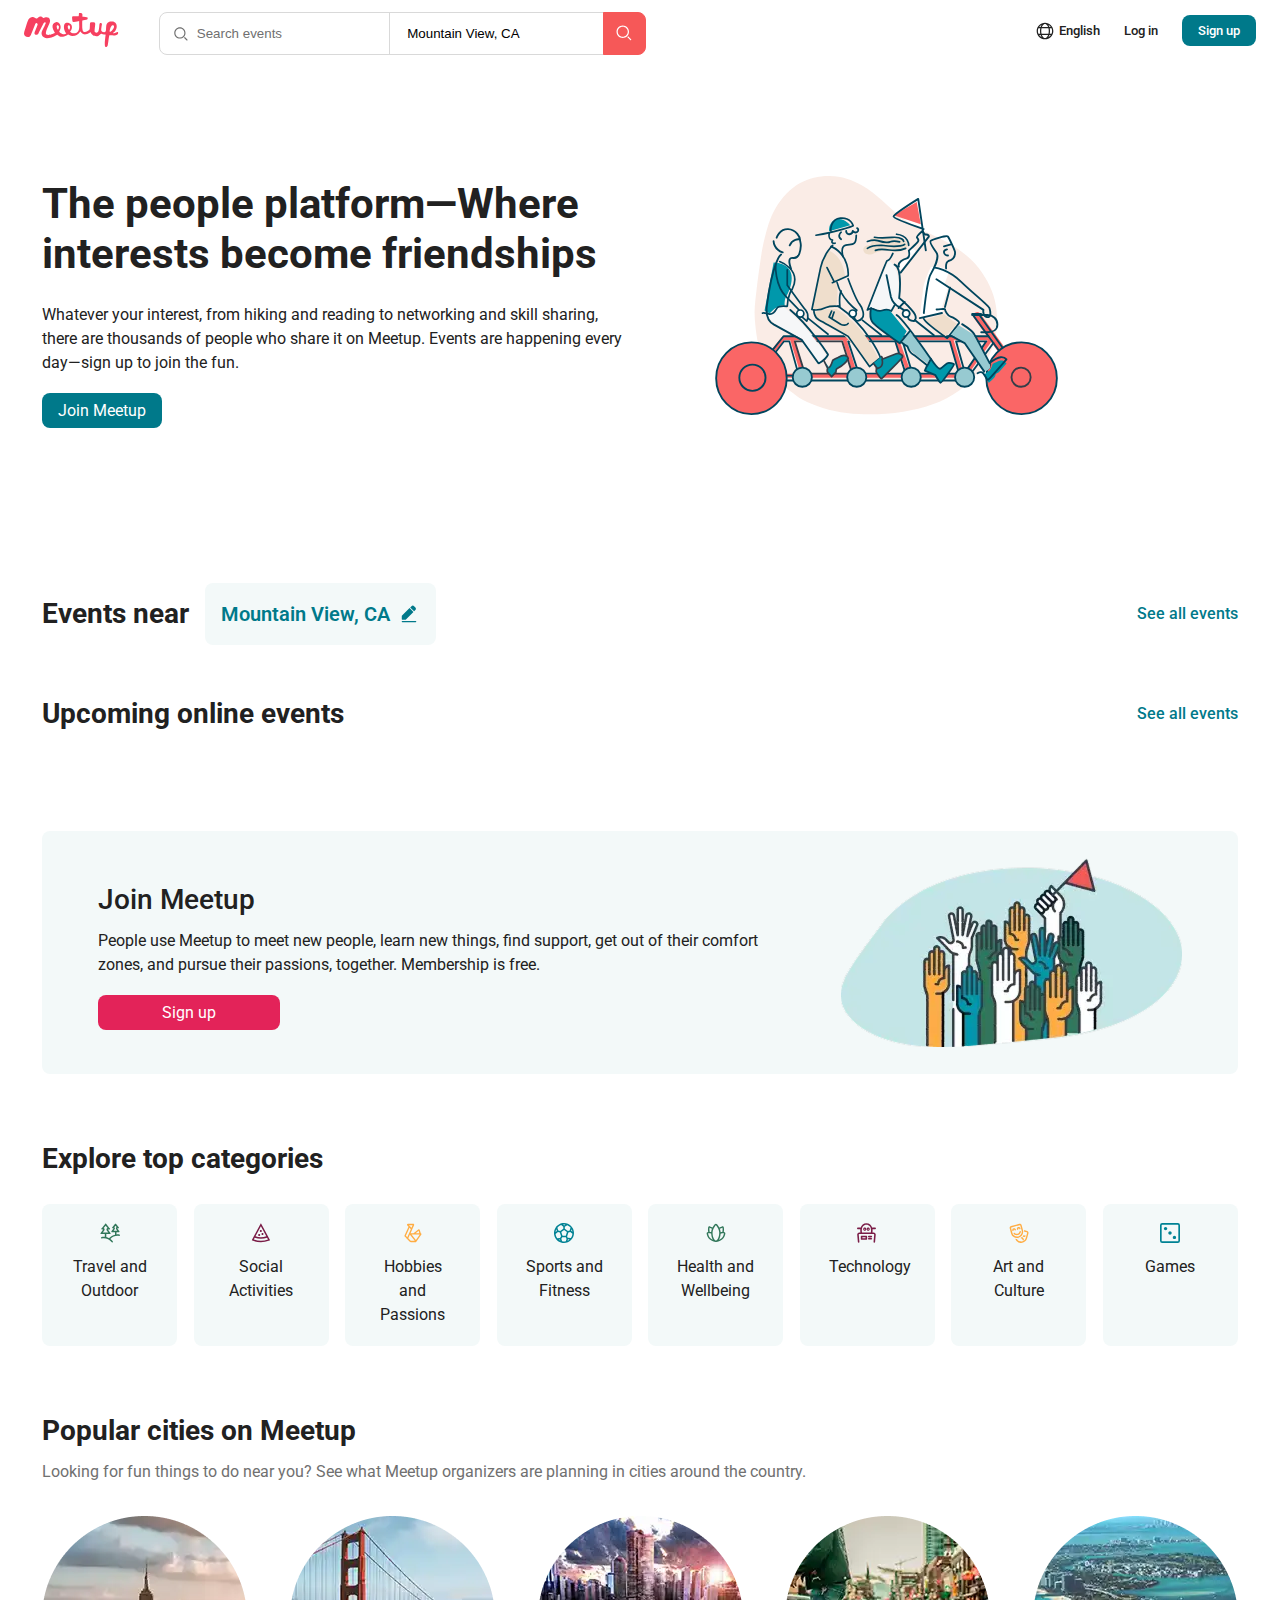
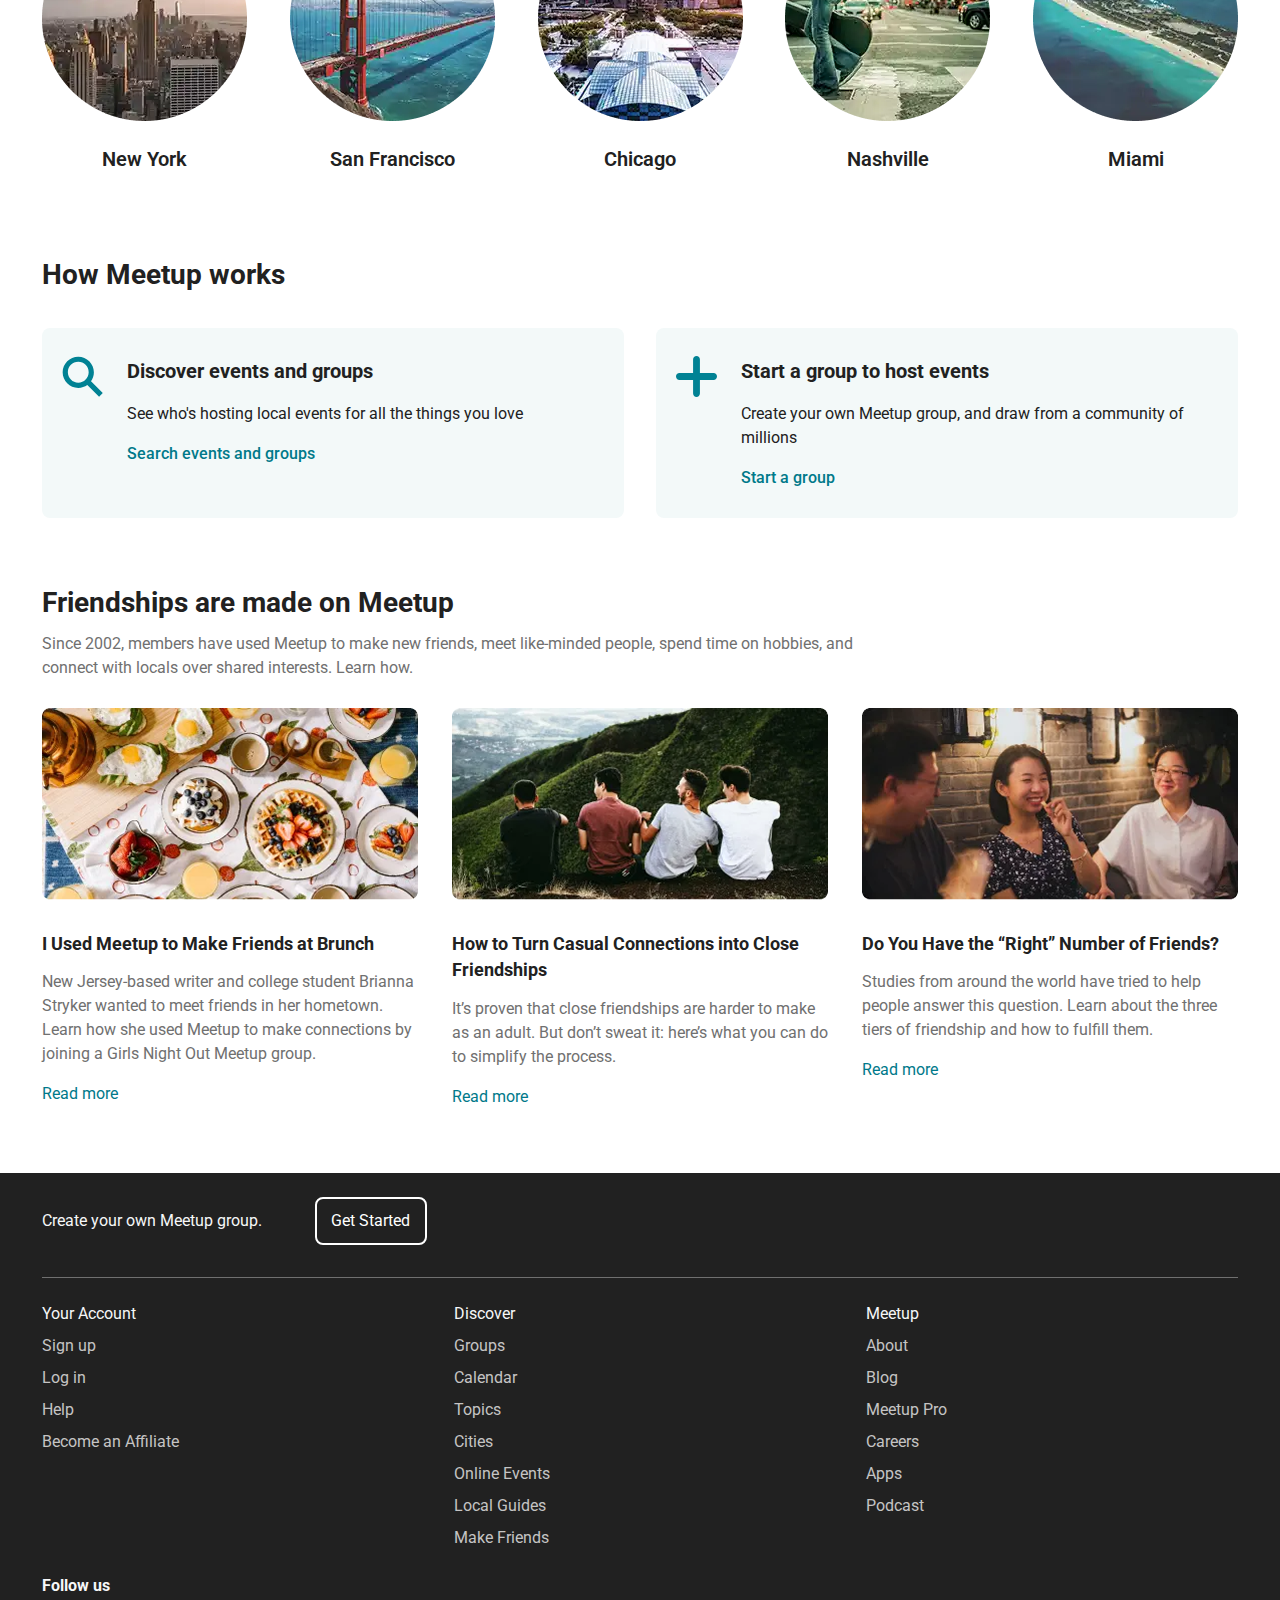
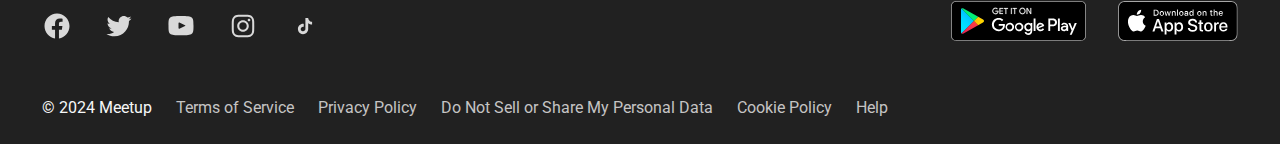
<file: index.html>
<!DOCTYPE html>
<html lang="en">
  <head>
    <meta charset="UTF-8" />
    <meta name="viewport" content="width=device-width, initial-scale=1.0" />
    <title>Document</title>
    <link rel="stylesheet" href="/styles/style.css" />
    <link rel="preconnect" href="https://fonts.googleapis.com" />
    <link rel="preconnect" href="https://fonts.gstatic.com" crossorigin />
    <link
      href="https://fonts.googleapis.com/css2?family=Roboto:ital,wght@0,100..900;1,100..900&display=swap"
      rel="stylesheet"
    />
  </head>
  <body>
    <div class="app">
      <!-- NAV MENU -->
      <nav class="nav-menu">
        <div class="nav-menu__inner">
          <div class="nav-menu-inner__left">
            <div class="nav-menu-inner-left__logo">
              <a href="/" class="nav-logo">
                <img src="/images/Meetup_logo.svg" alt="Meetup logo" />
              </a>
            </div>
            <div class="nav-menu__search desktop-form-search">
              <form class="form-menu-search">
                <input
                  type="search"
                  class="search-input"
                  name="search"
                  placeholder="Search events"
                />
                <input
                  type="text"
                  class="search-city-input"
                  name="city search"
                  value="Mountain View, CA"
                />
                <input type="submit" class="search-button" name="search button" value="" />
              </form>
            </div>
          </div>
          <div class="nav-menu-inner__right">
            <div class="nav-menu-inner-right__language">
              <div class="language-icon">
                <img
                  src="/images/icons/globus.svg"
                  alt="Language icon"
                  class="language-icon__img"
                />
              </div>
              <div class="language-title">English</div>
            </div>
            <div class="nav-menu-inner-right__signin">
              <a href="#" class="sigin-button">Log in</a>
            </div>
            <div class="nav-menu-inner-right__signup">
              <a href="#" class="sigup-button">Sign up</a>
            </div>
          </div>
        </div>
        <div class="nav-menu__search mobile-form-search">
          <form class="form-menu-search">
            <input type="text" class="search-input" placeholder="Search events" />
            <input type="submit" class="search-button" value="" />
          </form>
        </div>
      </nav>

      <!-- HERO SECTION -->
      <main class="content">
        <section class="hero">
          <div class="container">
            <div class="hero-inner">
              <div class="hero-inner__info">
                <h1 class="hero-inner-info__title">
                  The people platform—Where interests become friendships
                </h1>
                <p class="hero-inner-info__description">
                  Whatever your interest, from hiking and reading to networking and skill sharing,
                  there are thousands of people who share it on Meetup. Events are happening every
                  day—sign up to join the fun.
                </p>
                <a href="/pages/events.html" class="hero-inner-info__link desktop-hero-info-link"
                  >Join Meetup</a
                >
              </div>
              <div class="hero_info__wrapper">
                <div class="hero-inner__item">
                  <img src="/images/hero_img.svg" alt="Hero image" class="hero-inner-item__img" />
                </div>
                <div class="hero-info-link mobile-hero-info-link">
                  <a href="/pages/events.html" class="hero-inner-info__link">Join Meetup</a>
                </div>
              </div>
            </div>
          </div>
        </section>

        <!-- EVENTS SECTION -->
        <section class="events">
          <div class="container">
            <div class="events-inner-near">
              <div class="events-inner__header">
                <div class="events-inner-header__left">
                  <h2 class="events-inner-header__left-title">Events near</h2>
                  <a href="/pages/events.html" class="search_link">
                    <span class="city-search__link">Mountain View, CA</span>
                    <img src="/images/icons/edit.svg" alt="Edit icon" class="city-search__img" />
                  </a>
                </div>
                <div class="events-inner-header__right">
                  <a href="#" class="see-events__link mobile__see-events__link">See all events</a>
                </div>
              </div>

              <div class="event-card__wrapper">
                <!-- <div class="event-card">
                  <div class="event-card__cover">
                    <a href="#">
                      <img src="/images/event_cover.jpg" alt="" class="event-card__cover__img" />
                    </a>
                  </div>
                  <div class="event-card__info">
                    <div class="event-card__info-wrapper">
                      <a href="#" class="event-card__info__title">
                        Day Trading Idea and Strategy
                      </a>
                    </div>
                    <div class="event-card__info__category">Business (5 km)</div>
                    <div class="event-card__info__description">
                      <div class="event-card-info-description__date">
                        <img
                          src="/images/icons/date.svg"
                          alt="Date icon"
                          class="event-card-info-description__date__img"
                        />
                        <span>Mon, Mar 18 · 7:00 PM PDT</span>
                      </div>
                      <div class="event-card-info-description__bottom">
                        <div class="event-card-info-description__guests">
                          <img src="/images/icons/check.svg" alt="" />
                          <span>1 going</span>
                        </div>
                        <div class="event-card-info-description__price">
                          <img src="/images/icons/ticket.svg" alt="" />
                          <span>Free</span>
                        </div>
                      </div>
                    </div>
                  </div>
                </div> -->
              </div>

              <div class="events-inner-upcoming">
                <div class="events-inner__header">
                  <h2 class="events-inner-header__left-title">Upcoming online events</h2>
                  <div class="events-inner-header__right">
                    <a href="#" class="see-events__link mobile__see-events__link">See all events</a>
                  </div>
                </div>

                <div class="event-card__wrapper">
                  <!-- <div class="event-card">
                    <div class="event-card__cover">
                      <a href="#">
                        <img src="/images/event_cover.jpg" alt="" class="event-card__cover__img" />
                      </a>
                    </div>
                    <div class="event-card__info">
                      <div class="event-card__info-wrapper">
                        <a href="#" class="event-card__info__title">
                          Day Trading Idea and Strategy
                        </a>
                      </div>
                      <div class="event-card__info__category">Business (5 km)</div>
                      <div class="event-card__info__description">
                        <div class="event-card-info-description__date">
                          <img
                            src="/images/icons/date.svg"
                            alt="Date icon"
                            class="event-card-info-description__date__img"
                          />
                          <span>Mon, Mar 18 · 7:00 PM PDT</span>
                        </div>
                        <div class="event-card-info-description__bottom">
                          <div class="event-card-info-description__guests">
                            <img src="/images/icons/check.svg" alt="" />
                            <span>1 going</span>
                          </div>
                          <div class="event-card-info-description__price">
                            <img src="/images/icons/ticket.svg" alt="" />
                            <span>Free</span>
                          </div>
                        </div>
                      </div>
                    </div>
                  </div> -->
                </div>
              </div>
            </div>
          </div>
        </section>

        <!-- C2A SECTION -->
        <section class="join-meetup">
          <div class="container">
            <div class="join-meetup__inner">
              <div class="join-meetup__inner-info">
                <h2 class="join-meetup__inner-info-title">Join Meetup</h2>
                <div class="meetup-img__wrapper">
                  <div class="join-meetup__inner-img mobile-join-meetup__inner-img">
                    <img src="/images/join-meetup.png" alt="Meet up image" />
                  </div>
                </div>
                <p class="join-meetup__inner-info-description">
                  People use Meetup to meet new people, learn new things, find support, get out of
                  their comfort zones, and pursue their passions, together. Membership is free.
                </p>
                <div class="join-meetup__btn">
                  <a href="#" class="join-meetup__inner-info-link"> Sign up </a>
                </div>
              </div>
              <div class="join-meetup__inner-img descktop-join-meetup__inner-img">
                <img src="/images/join-meetup.png" alt="Meet up image" />
              </div>
            </div>
          </div>
        </section>

        <!-- CATEGORIES SECTION -->
        <section class="categories">
          <div class="container">
            <h2 class="categories-title">Explore top categories</h2>
            <div class="categories__inner">
              <div class="categories__inner-item">
                <div class="categories__inner-item-img">
                  <img src="/images/icons/travel.svg" alt="Travel and Outdoor icon" />
                </div>
                <div class="categories__inner-item-title">Travel and Outdoor</div>
              </div>

              <div class="categories__inner-item">
                <div class="categories__inner-item-img">
                  <img src="/images/icons/social.svg" alt="Social Activities icon" />
                </div>
                <div class="categories__inner-item-title">Social Activities</div>
              </div>

              <div class="categories__inner-item">
                <div class="categories__inner-item-img">
                  <img src="/images/icons/hobbies.svg" alt="Hobbies and Passions icon" />
                </div>
                <div class="categories__inner-item-title">Hobbies and Passions</div>
              </div>

              <div class="categories__inner-item">
                <div class="categories__inner-item-img">
                  <img src="/images/icons/sports.svg" alt="Sports and Fitness icon" />
                </div>
                <div class="categories__inner-item-title">Sports and Fitness</div>
              </div>

              <div class="categories__inner-item">
                <div class="categories__inner-item-img">
                  <img src="/images/icons/health.svg" alt="Health and Wellbeing icon" />
                </div>
                <div class="categories__inner-item-title">Health and Wellbeing</div>
              </div>

              <div class="categories__inner-item">
                <div class="categories__inner-item-img">
                  <img src="/images/icons/technology.svg" alt="Technology icon" />
                </div>
                <div class="categories__inner-item-title">Technology</div>
              </div>

              <div class="categories__inner-item">
                <div class="categories__inner-item-img">
                  <img src="/images/icons/art.svg" alt="Art and Culture icon" />
                </div>
                <div class="categories__inner-item-title">Art and Culture</div>
              </div>

              <div class="categories__inner-item">
                <div class="categories__inner-item-img">
                  <img src="/images/icons/games.svg" alt="Games icon" />
                </div>
                <div class="categories__inner-item-title">Games</div>
              </div>
            </div>
          </div>
        </section>

        <!-- CITIES SECTION -->
        <section class="cities">
          <div class="container">
            <div class="cities-header">
              <h2 class="cities-title">Popular cities on Meetup</h2>
              <p class="cities-description">
                Looking for fun things to do near you? See what Meetup organizers are planning in
                cities around the country.
              </p>
            </div>
            <div class="cities__inner">
              <a href="#" class="cities-item">
                <div class="cities-item__img">
                  <img src="/images/new_york.png" alt="" />
                </div>
                <div class="cities-item__title">New York</div>
              </a>

              <a href="#" class="cities-item">
                <div class="cities-item__img">
                  <img src="/images/san-francisco.png" alt="" />
                </div>
                <div class="cities-item__title">San Francisco</div>
              </a>

              <a href="#" class="cities-item">
                <div class="cities-item__img">
                  <img src="/images/chicago.png" alt="" />
                </div>
                <div class="cities-item__title">Chicago</div>
              </a>

              <a href="#" class="cities-item">
                <div class="cities-item__img">
                  <img src="/images/nashville.png" alt="" />
                </div>
                <div class="cities-item__title">Nashville</div>
              </a>

              <a href="#" class="cities-item">
                <div class="cities-item__img">
                  <img src="/images/miami.png" alt="" />
                </div>
                <div class="cities-item__title">Miami</div>
              </a>
            </div>
          </div>
        </section>

        <!-- HOW IT WORKS -->
        <section class="how-it-works">
          <div class="container">
            <h2 class="how-it-works__title">How Meetup works</h2>
            <div class="how-it-works__inner">
              <div class="how-it-works__inner-discover">
                <div class="how-it-works__inner-discover__icon">
                  <img src="/images/icons/search-big.svg" alt="" />
                </div>
                <div class="how-it-works__inner-discover__info">
                  <h4 class="how-it-works__inner-discover__info-title">
                    Discover events and groups
                  </h4>
                  <p class="how-it-works__inner-discover__info-description">
                    See who's hosting local events for all the things you love
                  </p>
                  <a href="#" class="how-it-works__inner-discover__info-link">
                    Search events and groups
                  </a>
                </div>
              </div>

              <div class="how-it-works__inner-discover">
                <div class="how-it-works__inner-discover__icon">
                  <img src="/images/icons/plus-big.svg" alt="" />
                </div>
                <div class="how-it-works__inner-discover__info">
                  <h4 class="how-it-works__inner-discover__info-title">
                    Start a group to host events
                  </h4>
                  <p class="how-it-works__inner-discover__info-description">
                    Create your own Meetup group, and draw from a community of millions
                  </p>
                  <a href="#" class="how-it-works__inner-discover__info-link"> Start a group </a>
                </div>
              </div>
            </div>
          </div>
        </section>

        <!-- BLOG SECTION -->
        <section class="blog">
          <div class="container">
            <div class="blog-header">
              <h2 class="blog-title">Friendships are made on Meetup</h2>
              <p class="blog-description">
                Since 2002, members have used Meetup to make new friends, meet like-minded people,
                spend time on hobbies, and connect with locals over shared interests. Learn how.
              </p>
            </div>
            <div class="blog-inner">
              <div class="blog-item">
                <div class="blog-item__cover">
                  <img src="/images/blog-1.png" alt="" />
                </div>
                <div class="blog-item__info">
                  <h3 class="blog-item__info-title">I Used Meetup to Make Friends at Brunch</h3>
                  <p class="blog-item__info-description">
                    New Jersey-based writer and college student Brianna Stryker wanted to meet
                    friends in her hometown. Learn how she used Meetup to make connections by
                    joining a Girls Night Out Meetup group.
                  </p>
                  <a href="" class="blog-item__info-link"> Read more </a>
                </div>
              </div>

              <div class="blog-item">
                <div class="blog-item__cover">
                  <img src="/images/blog-2.png" alt="" />
                </div>
                <div class="blog-item__info">
                  <h3 class="blog-item__info-title">
                    How to Turn Casual Connections into Close Friendships
                  </h3>
                  <p class="blog-item__info-description">
                    It’s proven that close friendships are harder to make as an adult. But don’t
                    sweat it: here’s what you can do to simplify the process.
                  </p>
                  <a href="" class="blog-item__info-link"> Read more </a>
                </div>
              </div>

              <div class="blog-item">
                <div class="blog-item__cover">
                  <img src="/images/blog-3.png" alt="" />
                </div>
                <div class="blog-item__info">
                  <h3 class="blog-item__info-title">Do You Have the “Right” Number of Friends?</h3>
                  <p class="blog-item__info-description">
                    Studies from around the world have tried to help people answer this question.
                    Learn about the three tiers of friendship and how to fulfill them.
                  </p>
                  <a href="" class="blog-item__info-link"> Read more </a>
                </div>
              </div>
            </div>
          </div>
        </section>
      </main>

      <!-- FOOTER SECTION -->
      <footer class="footer">
        <div class="container">
          <div class="footer-inner">
            <div class="footer__top">
              <p class="footer__top-text">Create your own Meetup group.</p>
              <a href="#" class="footer__top-button">Get Started</a>
            </div>
            <div class="footer__links">
              <div class="footer__links-item">
                <h4 class="footer__links-item-title">Your Account</h4>
                <ul>
                  <li><a class="footer-link" href="#">Sign up</a></li>
                  <li><a class="footer-link" href="#">Log in</a></li>
                  <li><a class="footer-link" href="#">Help</a></li>
                  <li><a class="footer-link" href="#">Become an Affiliate</a></li>
                </ul>
              </div>

              <div class="footer__links-item">
                <h4 class="footer__links-item-title">Discover</h4>
                <ul>
                  <li><a class="footer-link" href="#">Groups</a></li>
                  <li><a class="footer-link" href="#">Calendar</a></li>
                  <li><a class="footer-link" href="#">Topics</a></li>
                  <li><a class="footer-link" href="#">Cities</a></li>
                  <li><a class="footer-link" href="#">Online Events</a></li>
                  <li><a class="footer-link" href="#">Local Guides</a></li>
                  <li><a class="footer-link" href="#">Make Friends</a></li>
                </ul>
              </div>

              <div class="footer__links-item">
                <h4 class="footer__links-item-title">Meetup</h4>
                <ul>
                  <li><a class="footer-link" href="#">About</a></li>
                  <li><a class="footer-link" href="#">Blog</a></li>
                  <li><a class="footer-link" href="#">Meetup Pro</a></li>
                  <li><a class="footer-link" href="#">Careers</a></li>
                  <li><a class="footer-link" href="#">Apps</a></li>
                  <li><a class="footer-link" href="#">Podcast</a></li>
                </ul>
              </div>
            </div>
            <div class="footer__social">
              <div class="footer__social-wrapper">
                <h4 class="footer__social-title">Follow us</h4>
                <div class="footer__social-icons">
                  <a href="www.facebook.com" target="_blank"
                    ><img src="/images/socials/facebook.svg" alt="Facebook logo"
                  /></a>
                  <a href="www.x.com" target="_blank"
                    ><img src="/images/socials/twitter.svg" alt="Twitter logo"
                  /></a>
                  <a href="www.youtube.com" target="_blank"
                    ><img src="/images/socials/youtube.svg" alt="YouTube logo"
                  /></a>
                  <a href="www.instagram.com" target="_blank"
                    ><img src="/images/socials/instagram.svg" alt="Instagram logo"
                  /></a>
                  <a href="www.tiktok.com" target="_blank"
                    ><img src="/images/socials/tiktok.svg" alt="TikTok logo"
                  /></a>
                </div>
              </div>
              <div class="footer__social-apps mobile__footer__social-apps">
                <a href="#" target="_blank"><img src="/images/socials/google.svg" alt="" /></a>
                <a href="#" target="_blank"><img src="/images/socials/apple.svg" alt="" /></a>
              </div>
            </div>
            <div class="footer__bottom">
              <p class="footer__bottom-copyright">© 2024 Meetup</p>
              <div class="footer-bottom-links-wrapper mobile__footer-bottom-links-wrapper">
                <a href="#" class="footer__bottom-link">Terms of Service</a>
                <a href="#" class="footer__bottom-link">Privacy Policy</a>
                <a href="#" class="footer__bottom-link">Do Not Sell or Share My Personal Data</a>
                <a href="#" class="footer__bottom-link">Cookie Policy</a>
                <a href="#" class="footer__bottom-link">Help</a>
              </div>
            </div>
          </div>
        </div>
      </footer>
    </div>
  </body>
  <script src="/scripts/script.js"></script>
</html>
</file>
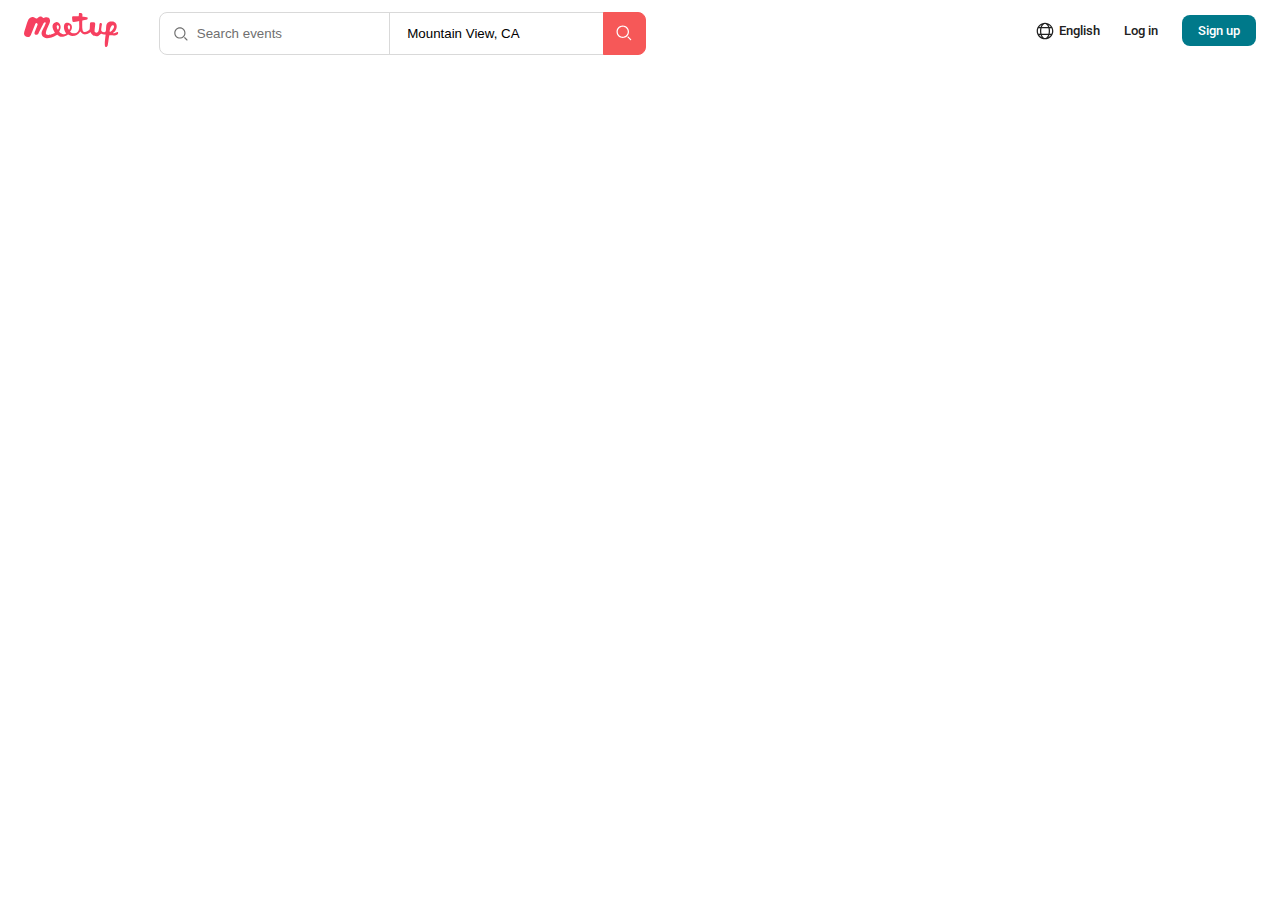
<file: pages/events.html>
<!DOCTYPE html>
<html lang="en">
  <head>
    <meta charset="UTF-8" />
    <meta name="viewport" content="width=device-width, initial-scale=1.0" />
    <title>Document</title>
    <link rel="stylesheet" href="/styles/style.css" />
    <link rel="preconnect" href="https://fonts.googleapis.com" />
    <link rel="preconnect" href="https://fonts.gstatic.com" crossorigin />
    <link
      href="https://fonts.googleapis.com/css2?family=Roboto:ital,wght@0,100..900;1,100..900&display=swap"
      rel="stylesheet"
    />
  </head>
  <body>
    <div class="app">

      <nav class="nav-menu">
        <div class="nav-menu__inner">
          <div class="nav-menu-inner__left">
            <div class="nav-menu-inner-left__logo">
              <a href="/" class="nav-logo">
                <img src="/images/Meetup_logo.svg" alt="Meetup logo" />
              </a>
            </div>
            <div class="nav-menu__search desktop-form-search">
              <form class="form-menu-search">
                <input
                  type="search"
                  class="search-input"
                  name="search"
                  placeholder="Search events"
                />
                <input
                  type="text"
                  class="search-city-input"
                  name="city search"
                  value="Mountain View, CA"
                />
                <input type="submit" class="search-button" name="search button" value="" />
              </form>
            </div>
          </div>
          <div class="nav-menu-inner__right">
            <div class="nav-menu-inner-right__language">
              <div class="language-icon">
                <img
                  src="/images/icons/globus.svg"
                  alt="Language icon"
                  class="language-icon__img"
                />
              </div>
              <div class="language-title">English</div>
            </div>
            <div class="nav-menu-inner-right__signin">
              <a href="#" class="sigin-button">Log in</a>
            </div>
            <div class="nav-menu-inner-right__signup">
              <a href="#" class="sigup-button">Sign up</a>
            </div>
          </div>
        </div>
        <div class="nav-menu__search mobile-form-search">
          <form class="form-menu-search">
            <input type="text" class="search-input" placeholder="Search events" />
            <input type="submit" class="search-button" value="" />
          </form>
        </div>
      </nav>

    </div>
  </body>
  <script src="/scripts/script.js"></script>
</html>
</file>
<file: styles/style.css>
* {
  margin: 0;
  padding: 0;
  box-sizing: border-box;
}

html {
  font-size: 16px;
}

body {
  font-family: "Roboto", sans-serif;
  font-weight: 400;
  line-height: 1.5;
  color: #212121;
}

h1 {
  line-height: 1.2;
}

a {
  text-decoration: none;
}

li {
  list-style: none;
}

.container {
  max-width: 74.75rem;
  width: 100%;
  margin: 0 auto;
}

.nav-menu__inner {
  display: flex;
  justify-content: space-between;
  padding: 0.75rem 1.5rem;
  align-items: center;
}
@media (max-width: 426px) {
  .nav-menu__inner {
    padding: 0.75rem 1rem;
  }
}

.nav-menu-inner__left {
  display: flex;
  justify-content: flex-start;
  gap: 2.5rem;
  align-items: center;
  width: auto;
}

.nav-menu__search {
  max-width: 36rem;
  width: 100%;
}

.form-menu-search {
  display: flex;
  align-items: center;
}

.search-input {
  padding: 0.8rem 1.5rem 0.8rem 2.3rem;
  border-bottom-left-radius: 0.5rem;
  border-top-left-radius: 0.5rem;
  border: 1px solid #D9D9D9;
  background-image: url("/images/icons/search.svg");
  background-repeat: no-repeat;
  background-position: 0.75rem center;
  background-size: 1.1rem;
  max-width: 18.75rem;
  width: 100%;
}

.search-input::-moz-placeholder {
  color: #707070;
  position: relative;
}

.search-input::placeholder {
  color: #707070;
  position: relative;
}

.search-city-input {
  padding: 0.8rem 1.1rem;
  border: 1px solid #D9D9D9;
  margin-left: -5px;
  max-width: 15.8rem;
  width: 100%;
}

.search-button {
  background-image: url("/images/icons/search-btn.svg");
  background-repeat: no-repeat;
  background-position: center;
  background-size: 1.25rem 1.25rem;
  width: 2.68rem;
  height: 2.68rem;
  background-color: #F65858;
  border: 1px solid #F65858;
  border-bottom-right-radius: 0.5rem;
  border-top-right-radius: 0.5rem;
  cursor: pointer;
  margin-left: -5px;
  transition: all 0.3s ease;
  flex-shrink: 0;
}

.search-button:hover {
  background-color: #f43f3f;
}

.nav-menu-inner__right {
  display: flex;
  justify-content: flex-end;
  align-items: flex-start;
  gap: 1.5rem;
  font-size: 0.8rem;
  font-weight: 500;
  width: auto;
  flex-shrink: 0;
}
@media (max-width: 840px) {
  .nav-menu-inner__right {
    font-size: 0.75rem;
  }
}

.nav-menu-inner-right__language {
  display: flex;
  font-weight: 500;
  gap: 0.25rem;
  cursor: pointer;
}

.language-title:hover {
  color: #F65858;
}

.sigin-button {
  color: #212121;
}

.sigin-button:hover {
  color: #F65858;
}

.sigup-button {
  color: #fff;
  background-color: #00798A;
  padding: 0.5rem 1rem;
  border-radius: 0.5rem;
  transition: all 0.3s ease;
}

.sigup-button:hover {
  background-color: #015f6b;
}

.mobile-form-search {
  display: none;
}

@media (max-width: 840px) {
  .mobile-form-search {
    display: block;
    padding: 0 1rem;
  }
  .desktop-form-search {
    display: none;
  }
}
.hero-inner {
  display: flex;
  gap: 3.3rem;
  align-items: center;
  padding: 6rem 0;
}
@media (max-width: 1224px) {
  .hero-inner {
    padding: 2.5rem 1.5rem;
  }
}
@media (max-width: 862px) {
  .hero-inner {
    flex-wrap: wrap;
    padding: 1.8rem 1rem;
    gap: 0.5rem;
  }
}

.hero-inner__info {
  max-width: 37rem;
}

.hero-inner-info__title {
  font-size: 2.6rem;
  margin-bottom: 1.5rem;
}
@media (max-width: 862px) {
  .hero-inner-info__title {
    font-size: 1.6rem;
    margin-bottom: 1rem;
  }
}

.hero-inner-info__description {
  margin-bottom: 1.5rem;
}
@media (max-width: 862px) {
  .hero-inner-info__description {
    font-size: 0.75rem;
    margin-bottom: 0.5rem;
  }
}

.hero-inner-info__link {
  background-color: #00798A;
  color: #fff;
  padding: 0.5rem 1rem;
  border-radius: 0.5rem;
}

.hero-inner-info__link:hover {
  background-color: #015f6b;
}

.mobile-hero-info-link {
  display: none;
}

@media (max-width: 862px) {
  .hero-inner__item {
    margin: 0 auto;
  }
}

@media (max-width: 862px) {
  .mobile-hero-info-link {
    display: inline-flex;
  }
  .desktop-hero-info-link {
    display: none;
  }
  .hero_info__wrapper {
    display: flex;
    flex-direction: column;
    align-items: center;
    width: 100%;
  }
  .hero-inner__item > img {
    width: 100%;
  }
}
.events {
  padding: 3rem 0;
}
@media (max-width: 426px) {
  .events {
    padding: 1rem 0;
    padding-bottom: 0;
  }
}

@media (max-width: 1224px) {
  .event-card__wrapper,
  .events-inner__header {
    padding: 0 1.5rem;
  }
}

.events-inner__header {
  display: flex;
  justify-content: space-between;
  align-items: center;
}

.events-inner-header__left {
  display: flex;
  align-items: center;
  gap: 1rem;
}

.events-inner-header__left-title {
  font-size: 1.75rem;
}
@media (max-width: 442px) {
  .events-inner-header__left-title {
    font-size: 1.2rem;
  }
}

.search_link {
  display: flex;
  align-items: center;
  gap: 0.5rem;
  padding: 1rem;
  background-color: #F3F9F9;
  border-radius: 0.5rem;
}
@media (max-width: 426px) {
  .search_link {
    padding: 0.5rem;
  }
}

.city-search__link {
  color: #00798A;
  font-weight: 600;
  font-size: 1.25rem;
  transition: all 0.3s ease;
}
@media (max-width: 442px) {
  .city-search__link {
    font-size: 0.8rem;
  }
}

.see-events__link {
  color: #00798A;
  font-weight: 500;
  transition: all 0.3s ease;
}

.see-events__link:hover {
  color: #F65858;
}

.event-card__wrapper {
  display: flex;
  justify-content: flex-start;
  gap: 2.25rem;
  flex-wrap: wrap;
  margin-bottom: 3rem;
}
@media (max-width: 611px) {
  .event-card__wrapper {
    gap: 1rem;
  }
}

.event-card {
  max-width: 17rem;
  width: 100%;
  margin-top: 1.5rem;
}
@media (max-width: 611px) {
  .event-card {
    display: flex;
    justify-content: space-between;
    gap: 0.5rem;
    max-width: 37.5rem;
    align-items: center;
    border-top: 1px solid #D9D9D9;
    padding-top: 0.8rem;
    margin-top: 0.5rem;
  }
}

.event-card__info-wrapper {
  margin-top: 0.5rem;
}
@media (max-width: 611px) {
  .event-card__info-wrapper {
    margin-top: 0;
  }
}

@media (max-width: 611px) {
  .event-card__cover__img {
    width: 160px;
  }
}

.event-card__info {
  width: 100%;
}

.event-card__info__title {
  font-size: 1.2rem;
  font-weight: 600;
  color: #212121;
}
@media (max-width: 611px) {
  .event-card__info__title {
    font-size: 0.6rem;
  }
}

.event-card__info__category {
  margin-top: 0.6rem;
  color: #707070;
  font-size: 1rem;
}
@media (max-width: 611px) {
  .event-card__info__category {
    font-size: 0.55rem;
    margin-top: 0.2rem;
  }
}

.event-card-info-description__date {
  display: flex;
  gap: 0.5rem;
  align-items: center;
  margin-top: 0.8rem;
}
.event-card-info-description__date span {
  text-transform: uppercase;
}
@media (max-width: 611px) {
  .event-card-info-description__date img {
    width: 0.8rem;
  }
}
@media (max-width: 611px) {
  .event-card-info-description__date {
    font-size: 0.6rem;
    margin-top: 0.2rem;
  }
}

.event-card-info-description__bottom {
  display: flex;
  gap: 1rem;
  align-items: center;
}

.event-card-info-description__guests,
.event-card-info-description__price {
  display: flex;
  gap: 0.5rem;
  align-items: center;
  margin-top: 0.8rem;
}
@media (max-width: 611px) {
  .event-card-info-description__guests span,
  .event-card-info-description__price span {
    font-size: 0.55rem;
  }
}
@media (max-width: 611px) {
  .event-card-info-description__guests,
  .event-card-info-description__price {
    margin-top: 0.2rem;
  }
}
@media (max-width: 611px) {
  .event-card-info-description__guests img,
  .event-card-info-description__price img {
    width: 0.8rem;
  }
}

.events-inner-upcoming {
  margin-top: 2rem;
}

@media (max-width: 611px) {
  .mobile__see-events__link {
    display: none;
  }
}

@media (max-width: 1224px) {
  .join-meetup {
    padding: 1.25rem 1.5rem;
    margin-bottom: 2rem;
  }
}

.join-meetup__inner {
  display: flex;
  justify-content: space-between;
  padding: 1.25rem 3.5rem;
  align-items: center;
  background-color: #F3F9F9;
  border-radius: 0.5rem;
  gap: 4.5rem;
}
@media (max-width: 862px) {
  .join-meetup__inner {
    flex-wrap: wrap;
    padding: 1.8rem 1rem;
    gap: 2rem;
  }
}

.join-meetup__inner-info-title {
  margin-bottom: 0.5rem;
  font-size: 1.75rem;
  font-weight: 500;
}
@media (max-width: 426px) {
  .join-meetup__inner-info-title {
    font-size: 1.2rem;
  }
}

.join-meetup__inner-info-description {
  margin-bottom: 1.5rem;
}
@media (max-width: 426px) {
  .join-meetup__inner-info-description {
    font-size: 0.8rem;
  }
}

.join-meetup__inner-info-link {
  background-color: #E32359;
  color: #fff;
  padding: 0.5rem 4rem;
  border-radius: 0.5rem;
  transition: all 0.3s ease;
}
@media (max-width: 862px) {
  .join-meetup__inner-info-link {
    margin: 0 auto;
  }
}

.join-meetup__inner-info-link:hover {
  background-color: #bf1243;
}

.mobile-join-meetup__inner-img {
  display: none;
}
@media (max-width: 862px) {
  .mobile-join-meetup__inner-img {
    display: inline-flex;
    margin: 0 auto;
  }
}

@media (max-width: 862px) {
  .descktop-join-meetup__inner-img {
    display: none;
  }
}

@media (max-width: 862px) {
  .join-meetup__inner-img img {
    width: 100%;
  }
}

@media (max-width: 862px) {
  .meetup-img__wrapper {
    display: flex;
    margin: 1rem 0;
  }
}

@media (max-width: 862px) {
  .join-meetup__btn {
    display: flex;
    justify-self: center;
  }
}

.categories {
  padding: 4rem 0;
}
@media (max-width: 1224px) {
  .categories {
    padding: 0 1.5rem;
  }
}

.categories-title {
  font-size: 1.75rem;
}
@media (max-width: 442px) {
  .categories-title {
    font-size: 1.2rem;
  }
}

.categories__inner {
  display: flex;
  justify-content: space-between;
  gap: 1rem;
  margin-top: 1.5rem;
}
@media (max-width: 1224px) {
  .categories__inner {
    flex-wrap: wrap;
    justify-content: flex-start;
  }
}
@media (max-width: 786px) {
  .categories__inner {
    justify-content: center;
  }
}

.categories__inner-item {
  padding: 1.2rem 1.8rem;
  text-align: center;
  background-color: #F3F9F9;
  border-radius: 0.5rem;
  width: 135px;
}

.categories__inner-item-img {
  margin-bottom: 0.3rem;
}

@media (max-width: 1224px) {
  .cities {
    padding: 0 1.5rem;
    margin-top: 4rem;
  }
}

.cities-header {
  margin-bottom: 2rem;
}

.cities-title {
  font-size: 1.75rem;
  margin-bottom: 0.5rem;
}
@media (max-width: 442px) {
  .cities-title {
    font-size: 1.2rem;
  }
}

.cities-description {
  color: #707070;
}

.cities__inner {
  display: flex;
  justify-content: space-between;
  gap: 1rem;
}
@media (max-width: 1124px) {
  .cities__inner {
    flex-wrap: wrap;
    justify-content: flex-start;
  }
}
@media (max-width: 694px) {
  .cities__inner {
    justify-content: center;
  }
}

.cities-item {
  display: flex;
  flex-direction: column;
  justify-content: center;
  align-items: center;
  gap: 1rem;
}

@media (max-width: 472px) {
  .cities-item__img img {
    width: 153px;
  }
}

.cities-item__title {
  font-size: 1.25rem;
  font-weight: 600;
  color: #212121;
}
@media (max-width: 472px) {
  .cities-item__title {
    font-size: 1rem;
  }
}

.cities-item__title:hover {
  color: #F65858;
}

.how-it-works {
  padding-top: 4rem;
}
@media (max-width: 1224px) {
  .how-it-works {
    padding: 4rem 1.5rem;
  }
}

.how-it-works__title {
  font-size: 1.75rem;
  margin-bottom: 0.5rem;
  margin-top: 1rem;
}
@media (max-width: 442px) {
  .how-it-works__title {
    font-size: 1.2rem;
  }
}

.how-it-works__inner {
  display: flex;
  justify-content: space-between;
  gap: 2rem;
}
@media (max-width: 856px) {
  .how-it-works__inner {
    flex-wrap: wrap;
    gap: 0.8rem;
  }
}

.how-it-works__inner-discover {
  display: flex;
  gap: 1.5rem;
  padding: 1.75rem 1.25rem;
  background-color: #F3F9F9;
  border-radius: 0.5rem;
  width: 100%;
  margin-top: 1.5rem;
}
@media (max-width: 442px) {
  .how-it-works__inner-discover {
    padding: 1rem;
    margin-top: 1rem;
  }
}

.how-it-works__inner-discover__info {
  display: flex;
  flex-direction: column;
  gap: 1rem;
}
@media (max-width: 442px) {
  .how-it-works__inner-discover__info {
    gap: 0.5rem;
  }
}

.how-it-works__inner-discover__info-title {
  font-size: 1.25rem;
}
@media (max-width: 442px) {
  .how-it-works__inner-discover__info-title {
    font-size: 1rem;
  }
}

@media (max-width: 442px) {
  .how-it-works__inner-discover__info-description {
    font-size: 0.8rem;
  }
}

.how-it-works__inner-discover__info-link {
  color: #00798A;
  font-weight: 500;
}
@media (max-width: 442px) {
  .how-it-works__inner-discover__info-link {
    font-size: 0.8rem;
  }
}

.how-it-works__inner-discover__info-link:hover {
  color: #F65858;
}

@media (max-width: 442px) {
  .how-it-works__inner-discover__icon img {
    width: 1.5rem;
  }
}

.blog {
  padding: 4rem 0;
}
@media (max-width: 1224px) {
  .blog {
    padding: 1rem 1.5rem;
  }
}

.blog-title {
  font-size: 1.75rem;
  margin-bottom: 0.5rem;
}
@media (max-width: 442px) {
  .blog-title {
    font-size: 1.2rem;
  }
}

.blog-description {
  max-width: 53rem;
  color: #707070;
}

.blog-inner {
  margin-top: 1.75rem;
  display: flex;
  justify-content: space-between;
  gap: 2rem;
}
@media (max-width: 1224px) {
  .blog-inner {
    flex-wrap: wrap;
    justify-content: flex-start;
  }
}

.blog-item {
  max-width: 23.5rem;
}

.blog-item__info-title {
  font-size: 1.1rem;
  margin-top: 1.5rem;
}
@media (max-width: 442px) {
  .blog-item__info-title {
    font-size: 1rem;
  }
}

.blog-item__info-description {
  margin: 0.8rem 0 1rem 0;
  color: #707070;
}
@media (max-width: 442px) {
  .blog-item__info-description {
    font-size: 0.8rem;
  }
}

.blog-item__info-link {
  color: #00798A;
  transition: all 0.3s ease;
}
@media (max-width: 442px) {
  .blog-item__info-link {
    font-size: 0.8rem;
  }
}

.blog-item__info-link:hover {
  color: #F65858;
}

@media (max-width: 862px) {
  .blog-item__cover img {
    width: 100%;
  }
}

.footer {
  background-color: #212121;
  color: #F6F7F8;
  padding: 1.5rem 0;
}
@media (max-width: 1224px) {
  .footer {
    padding: 1rem 1.5rem;
  }
}

.footer__top {
  display: flex;
  gap: 3.3rem;
  align-items: center;
  border-bottom: 1px solid #707070;
  padding-bottom: 2rem;
}
@media (max-width: 436px) {
  .footer__top {
    gap: 1rem;
  }
}

@media (max-width: 436px) {
  .footer__top-text {
    font-size: 0.8rem;
  }
}

.footer__links {
  margin-top: 1.5rem;
  display: flex;
  justify-content: space-between;
}

.footer__top-button {
  padding: 0.65rem 0.9rem;
  border: 2px solid #fff;
  border-radius: 0.5rem;
  color: #fff;
}
@media (max-width: 436px) {
  .footer__top-button {
    font-size: 0.8rem;
  }
}

.footer__links-item-title {
  font-size: 1rem;
  margin-bottom: 0.5rem;
  font-weight: 400;
}

.footer__links-item {
  max-width: 23.25rem;
  width: 100%;
}
.footer__links-item ul {
  display: flex;
  flex-direction: column;
  gap: 0.5rem;
}

@media (max-width: 496px) {
  .footer__links {
    gap: 0.5rem;
  }
}

.footer-link {
  color: #C5C4C4;
  transition: all 0.3s ease;
}

.footer-link:hover {
  color: #fff;
  margin-left: 0.2rem;
}

.footer__social-title {
  margin-bottom: 0.8rem;
}

.footer__social-icons {
  display: flex;
  gap: 2rem;
}

.footer__social {
  display: flex;
  justify-content: space-between;
  margin-top: 1.5rem;
  align-items: flex-end;
}

.footer__social-apps {
  display: flex;
  gap: 2rem;
}

.footer__bottom {
  display: flex;
  align-items: center;
  gap: 1.5rem;
  margin-top: 3rem;
}

.footer-bottom-links-wrapper {
  display: flex;
  gap: 1.5rem;
}

@media (max-width: 897px) {
  .mobile__footer-bottom-links-wrapper {
    display: none;
  }
}

@media (max-width: 652px) {
  .mobile__footer__social-apps {
    display: none;
  }
}

.footer__bottom-link {
  color: #C5C4C4;
  transition: all 0.3s ease;
}
@media (max-width: 496px) {
  .footer__bottom-link {
    font-size: 0.8rem;
  }
}

.footer__bottom-link:hover {
  color: #fff;
  margin-left: 0.2rem;
}/*# sourceMappingURL=style.css.map */
</file>
